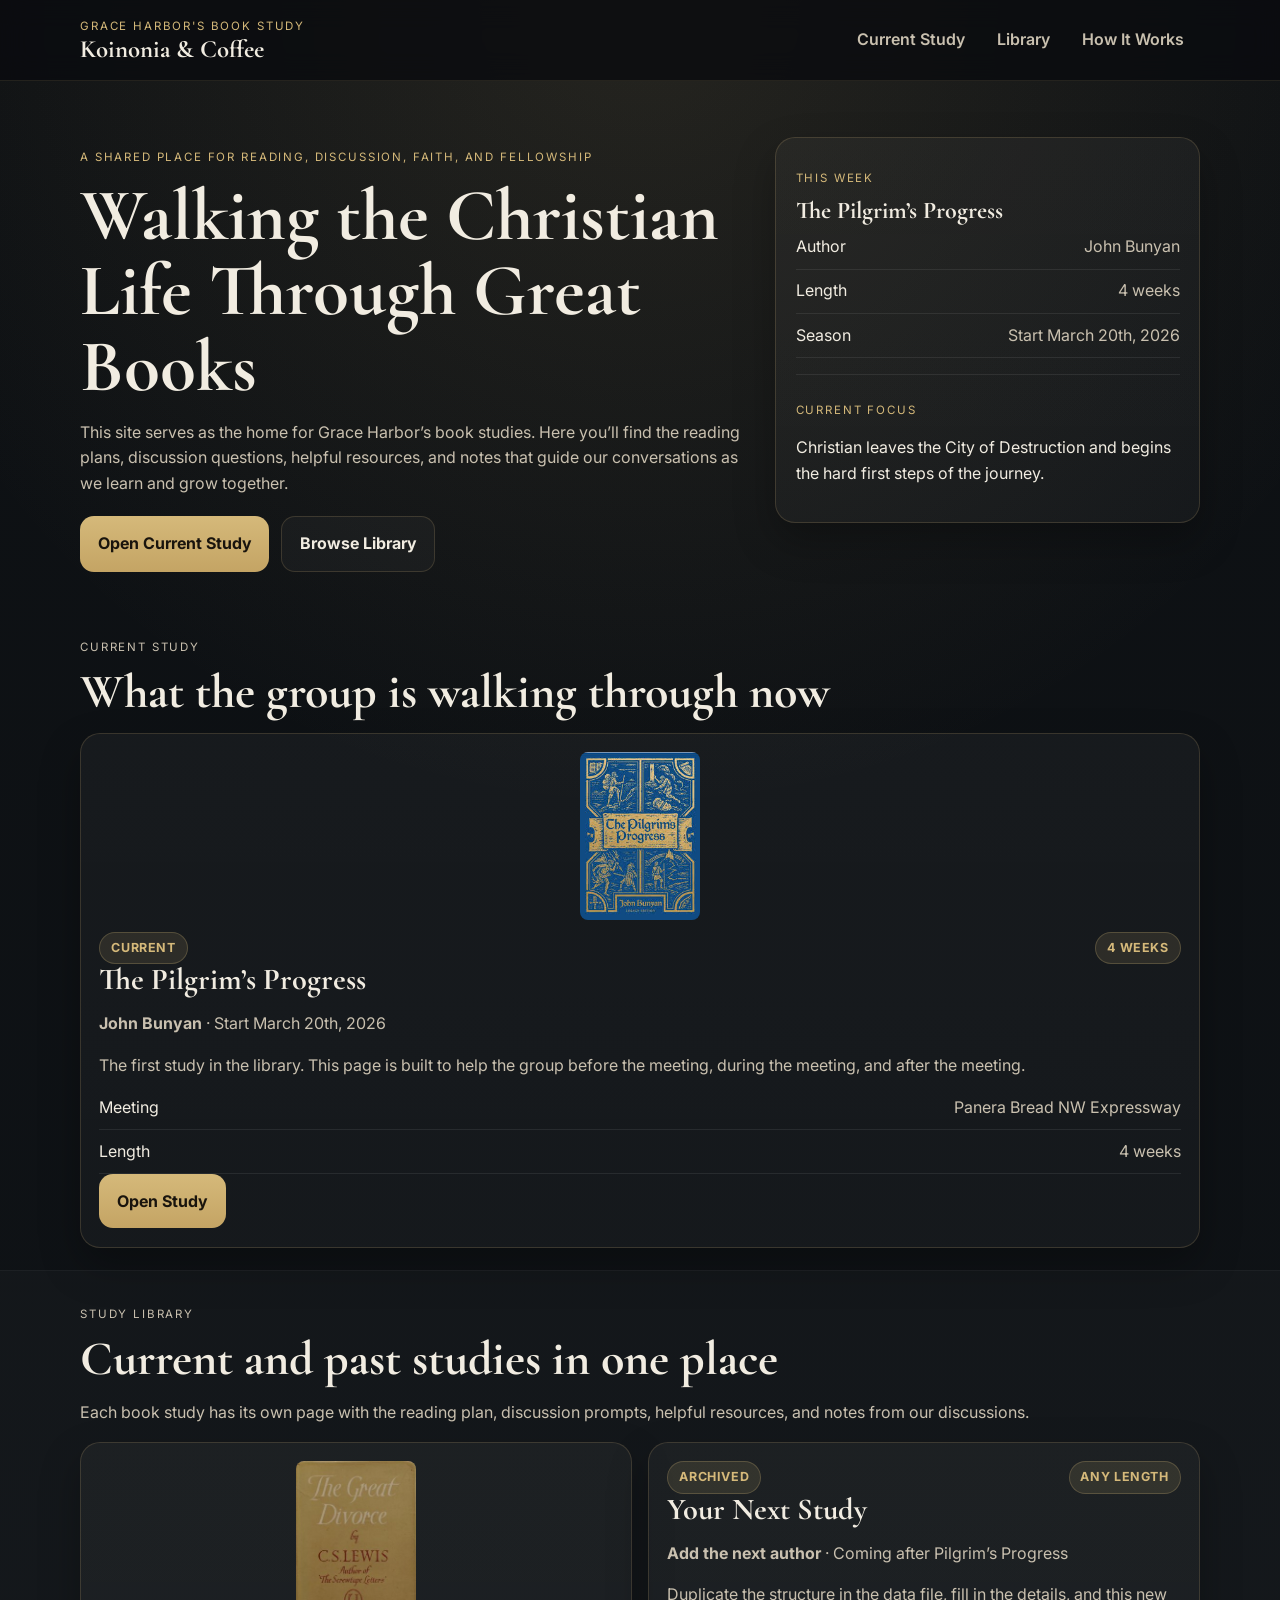
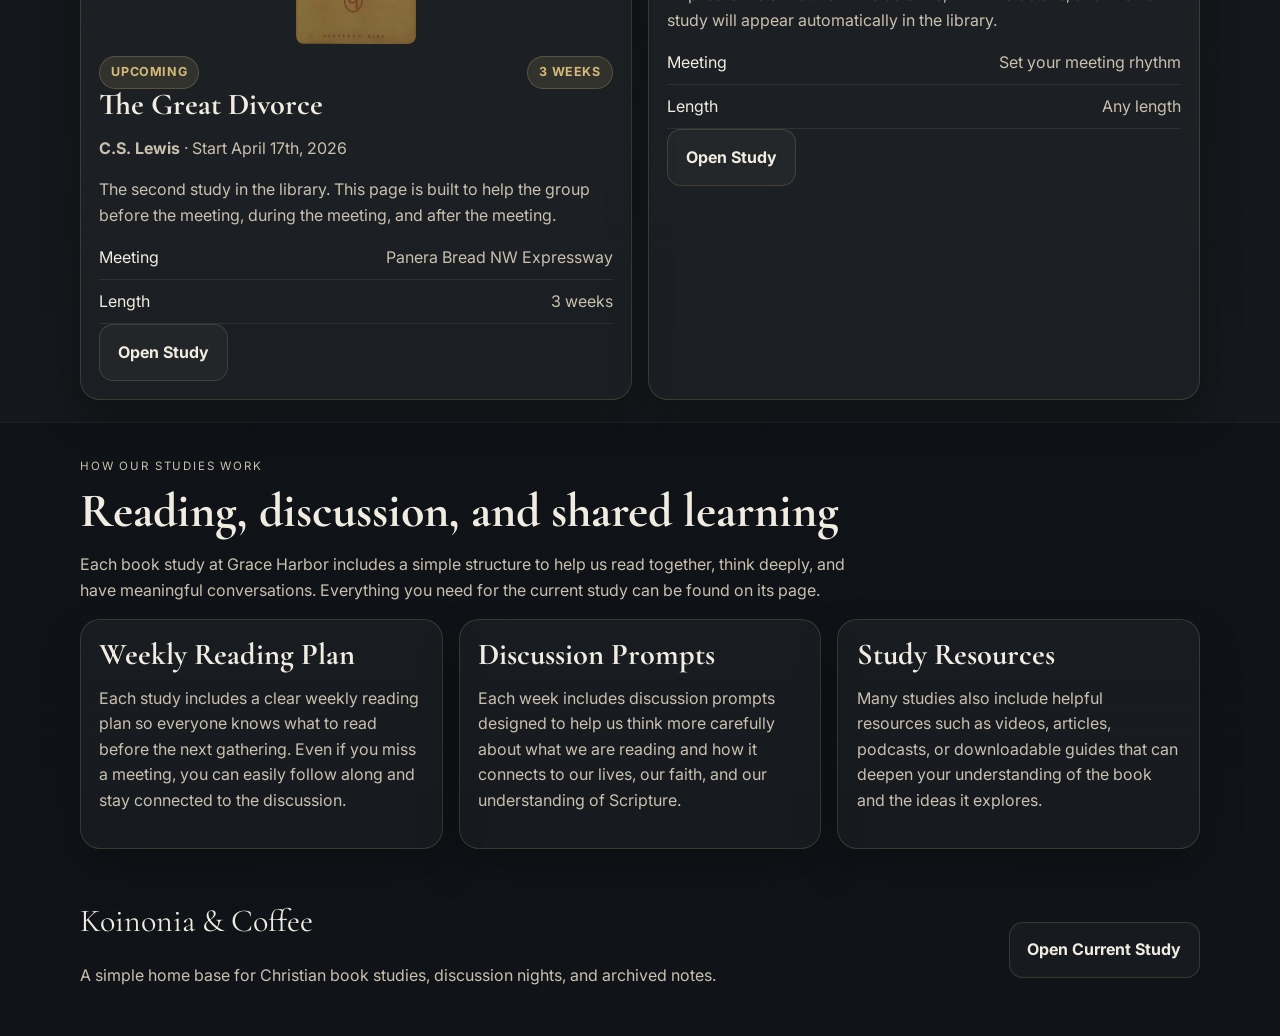
<file: book-study-hub/index.html>
<!DOCTYPE html>
<html lang="en">
<head>
  <meta charset="UTF-8" />
  <meta name="viewport" content="width=device-width, initial-scale=1.0" />
  <title>Koinonia & Coffee | Grace Harbor's Book Study</title>
  <link rel="preconnect" href="https://fonts.googleapis.com">
  <link rel="preconnect" href="https://fonts.gstatic.com" crossorigin>
  <link href="https://fonts.googleapis.com/css2?family=Cormorant+Garamond:wght@500;600;700&family=Inter:wght@400;500;600;700&display=swap" rel="stylesheet">
  <link rel="stylesheet" href="styles.css" />
</head>
<body data-page="home">
  <header class="site-header">
    <div class="container header-inner">
      <a class="brand" href="index.html">
        <span class="brand-kicker" id="brandKicker"></span>
        <span class="brand-title" id="siteTitle"></span>
      </a>
      <button class="menu-toggle" id="menuToggle" aria-expanded="false" aria-controls="siteNav">Menu</button>
      <nav class="site-nav" id="siteNav">
        <a href="#current-study">Current Study</a>
        <a href="#study-library">Library</a>
        <a href="#how-it-works">How It Works</a>
      </nav>
    </div>
  </header>

  <main>
    <section class="hero">
      <div class="container hero-grid">
        <div>
          <p class="eyebrow" id="heroEyebrow"></p>
          <h1 id="heroTitle"></h1>
          <p class="hero-copy" id="heroCopy"></p>
          <div class="hero-actions">
            <a class="button button-primary" id="heroCurrentLink" href="#">Open Current Study</a>
            <a class="button button-secondary" href="#study-library">Browse Library</a>
          </div>
        </div>
        <aside class="hero-panel">
          <p class="panel-label">This Week</p>
          <h2 id="heroCurrentStudy"></h2>
          <ul class="meta-list" id="heroMeta"></ul>
          <div class="panel-block">
            <p class="panel-heading">Current Focus</p>
            <p id="heroFocus"></p>
          </div>
        </aside>
      </div>
    </section>

    <section class="section" id="current-study">
      <div class="container">
        <div class="section-heading">
          <p class="eyebrow">Current study</p>
          <h2>What the group is walking through now</h2>
        </div>
        <div id="currentStudyCard"></div>
      </div>
    </section>

    <section class="section section-alt" id="study-library">
      <div class="container">
        <div class="section-heading">
          <p class="eyebrow">Study library</p>
          <h2>Current and past studies in one place</h2>
          <p>Each book study has its own page with the reading plan, discussion prompts, helpful resources, and notes from our discussions.</p>
        </div>
        <div class="card-grid" id="studyLibrary"></div>
      </div>
    </section>

    <section class="section" id="how-it-works">
  <div class="container">
    <div class="section-heading narrow">
      <p class="eyebrow">How our studies work</p>
      <h2>Reading, discussion, and shared learning</h2>
      <p>
        Each book study at Grace Harbor includes a simple structure to help us
        read together, think deeply, and have meaningful conversations.
        Everything you need for the current study can be found on its page.
      </p>
    </div>

    <div class="three-up">

      <article class="info-card">
        <h3>Weekly Reading Plan</h3>
        <p>
          Each study includes a clear weekly reading plan so everyone knows
          what to read before the next gathering. Even if you miss a meeting,
          you can easily follow along and stay connected to the discussion.
        </p>
      </article>

      <article class="info-card">
        <h3>Discussion Prompts</h3>
        <p>
          Each week includes discussion prompts designed to help us think more
          carefully about what we are reading and how it connects to our lives,
          our faith, and our understanding of Scripture.
        </p>
      </article>

      <article class="info-card">
        <h3>Study Resources</h3>
        <p>
          Many studies also include helpful resources such as videos, articles,
          podcasts, or downloadable guides that can deepen your understanding
          of the book and the ideas it explores.
        </p>
      </article>

    </div>
  </div>
</section>
  </main>

  <footer class="site-footer">
    <div class="container footer-inner">
      <div>
        <p class="footer-title" id="footerTitle"></p>
        <p class="footer-copy" id="footerCopy"></p>
      </div>
      <a class="button button-secondary footer-button" id="footerCurrentLink" href="#">Open Current Study</a>
    </div>
  </footer>

  <script src="studies-data.js"></script>
  <script src="app.js"></script>
</body>
</html>
</file>
<file: book-study-hub/styles.css>
:root {
  --bg: #0f1215;
  --bg-elevated: #151a1f;
  --bg-soft: #1b2229;
  --surface: rgba(255,255,255,0.04);
  --border: rgba(213, 185, 122, 0.18);
  --text: #f1ece1;
  --muted: #c9c0af;
  --gold: #d5b97a;
  --gold-deep: #a98c52;
  --shadow: 0 18px 40px rgba(0,0,0,.28);
  --radius: 20px;
  --radius-sm: 14px;
  --max: 1120px;
}

* { box-sizing: border-box; }
html { scroll-behavior: smooth; }
body {
  margin: 0;
  background:
    radial-gradient(circle at top, rgba(213,185,122,0.12), transparent 30%),
    linear-gradient(180deg, #0d1013 0%, #101418 100%);
  color: var(--text);
  font-family: "Inter", system-ui, sans-serif;
  line-height: 1.6;
}

a { color: inherit; text-decoration: none; }
img { max-width: 100%; display: block; }
code {
  background: rgba(255,255,255,0.06);
  padding: .12rem .38rem;
  border-radius: 8px;
  font-size: .92em;
}
.container {
  width: min(calc(100% - 1.4rem), var(--max));
  margin: 0 auto;
}
.site-header {
  position: sticky;
  top: 0;
  z-index: 30;
  backdrop-filter: blur(14px);
  background: rgba(10, 12, 15, 0.82);
  border-bottom: 1px solid rgba(213,185,122,0.12);
}
.header-inner {
  display: flex;
  align-items: center;
  justify-content: space-between;
  gap: 1rem;
  padding: .85rem 0;
}
.brand {
  display: flex;
  flex-direction: column;
  gap: .1rem;
  min-width: 0;
}
.brand-kicker, .eyebrow, .panel-label, .panel-heading {
  text-transform: uppercase;
  letter-spacing: .16em;
  font-size: .72rem;
  color: var(--gold);
}
.brand-title, h1, h2, h3 {
  font-family: "Cormorant Garamond", Georgia, serif;
  line-height: 1.02;
  margin: 0;
}
.brand-title {
  font-size: 1.55rem;
  font-weight: 700;
}
.site-nav {
  display: none;
  flex-direction: column;
  position: absolute;
  top: 100%;
  left: .7rem;
  right: .7rem;
  padding: .7rem;
  border-radius: 16px;
  background: rgba(19, 24, 29, 0.98);
  border: 1px solid var(--border);
  box-shadow: var(--shadow);
}
.site-nav.is-open { display: flex; }
.site-nav a {
  padding: .85rem 1rem;
  border-radius: 12px;
  font-weight: 600;
  color: var(--muted);
}
.site-nav a:hover,
.site-nav a:focus-visible {
  background: rgba(255,255,255,0.05);
  color: var(--text);
}
.menu-toggle {
  appearance: none;
  border: 1px solid var(--border);
  background: var(--surface);
  color: var(--text);
  font: inherit;
  font-weight: 600;
  padding: .72rem .95rem;
  border-radius: 12px;
}
.hero {
  padding: 2.25rem 0 1.25rem;
}
.hero-grid {
  display: grid;
  gap: 1rem;
}
.hero h1 {
  font-size: clamp(2.3rem, 8vw, 4.6rem);
  margin-top: .35rem;
  margin-bottom: .85rem;
}
.hero-copy {
  color: var(--muted);
  font-size: 1rem;
  max-width: 52rem;
}
.hero-actions {
  display: grid;
  gap: .75rem;
  margin-top: 1.2rem;
}
.button {
  display: inline-flex;
  justify-content: center;
  align-items: center;
  min-height: 50px;
  border-radius: 14px;
  padding: .9rem 1.1rem;
  font-weight: 700;
  transition: .2s ease;
}
.button-primary {
  background: linear-gradient(180deg, var(--gold) 0%, #c4a464 100%);
  color: #19140d;
}
.button-primary:hover { transform: translateY(-1px); }
.button-secondary {
  border: 1px solid var(--border);
  background: rgba(255,255,255,.03);
}
.hero-panel,
.study-card,
.info-card,
.content-card,
.week-card,
.resource-item {
  background: linear-gradient(180deg, rgba(255,255,255,.04), rgba(255,255,255,.03));
  border: 1px solid var(--border);
  border-radius: var(--radius);
  box-shadow: var(--shadow);
}
.hero-panel {
  padding: 1.2rem;
}
.meta-list {
  display: grid;
  gap: .55rem;
  padding: 0;
  margin: .7rem 0 0;
  list-style: none;
}
.meta-list li {
  display: flex;
  justify-content: space-between;
  gap: 1rem;
  padding-bottom: .55rem;
  border-bottom: 1px solid rgba(255,255,255,0.08);
}
.meta-list li span:last-child { color: var(--muted); text-align: right; }
.panel-block {
  margin-top: 1rem;
  padding-top: .9rem;
  border-top: 1px solid rgba(255,255,255,0.08);
}
.section {
  padding: 1.4rem 0;
}
.section-alt {
  background: rgba(255,255,255,0.02);
  border-top: 1px solid rgba(255,255,255,0.04);
  border-bottom: 1px solid rgba(255,255,255,0.04);
}
.section-heading {
  margin-bottom: 1rem;
}
.section-heading h2 {
  font-size: clamp(2rem, 5vw, 3rem);
  margin: .25rem 0 .35rem;
}
.section-heading p,
.footer-copy,
.content-card p,
.info-card p,
.study-card p,
.resource-item p { color: var(--muted); }
.narrow { max-width: 48rem; }
.card-grid,
.three-up,
.two-col,
.stack-list,
.resource-list {
  display: grid;
  gap: 1rem;
}
.study-card,
.info-card,
.content-card,
.week-card,
.resource-item {
  padding: 1.15rem;
}
.study-card-header,
.study-card-footer,
.resource-head {
  display: flex;
  align-items: center;
  justify-content: space-between;
  gap: .7rem;
  flex-wrap: wrap;
}
.study-card h3,
.info-card h3,
.content-card h2,
.week-card h3 {
  font-size: 1.9rem;
  margin-bottom: .45rem;
}
.status-pill,
.length-pill,
.library-pill,
.inline-pill {
  display: inline-flex;
  align-items: center;
  justify-content: center;
  padding: .34rem .68rem;
  border-radius: 999px;
  background: rgba(213,185,122,0.12);
  border: 1px solid rgba(213,185,122,0.24);
  color: var(--gold);
  font-size: .78rem;
  letter-spacing: .05em;
  text-transform: uppercase;
  font-weight: 700;
}
.tag-list,
.clean-list,
.question-list {
  display: grid;
  gap: .65rem;
  padding-left: 1.1rem;
  margin: .8rem 0 0;
}
.tag-list {
  list-style: none;
  padding: 0;
  grid-template-columns: repeat(auto-fit, minmax(130px, 1fr));
}
.tag-list li {
  padding: .8rem .9rem;
  border-radius: 12px;
  background: rgba(255,255,255,0.04);
  border: 1px solid rgba(255,255,255,0.06);
}
.week-card {
  display: grid;
  gap: .9rem;
}
.week-meta {
  display: flex;
  gap: .5rem;
  flex-wrap: wrap;
}
.week-grid {
  display: grid;
  gap: .95rem;
}
.sub-card {
  padding: .9rem;
  border-radius: 14px;
  background: rgba(255,255,255,0.03);
  border: 1px solid rgba(255,255,255,0.06);
}
.sub-card h4 {
  margin: 0 0 .45rem;
  font-size: 1rem;
  letter-spacing: .04em;
  text-transform: uppercase;
  color: var(--gold);
}
.resource-list { gap: .8rem; }
.resource-item a {
  color: var(--gold);
  font-weight: 700;
}
.resource-item small { color: var(--muted); }
.site-footer {
  padding: 1.5rem 0 2rem;
}
.footer-inner {
  display: grid;
  gap: 1rem;
  align-items: center;
}
.footer-title {
  font-family: "Cormorant Garamond", Georgia, serif;
  font-size: 2rem;
  margin: 0 0 .35rem;
}
.footer-button { width: 100%; }
.empty-state {
  padding: 1rem;
  border: 1px dashed rgba(255,255,255,0.15);
  border-radius: 14px;
  color: var(--muted);
}

@media (min-width: 760px) {
  .menu-toggle { display: none; }
  .site-nav {
    display: flex;
    position: static;
    flex-direction: row;
    padding: 0;
    border: 0;
    background: transparent;
    box-shadow: none;
  }
  .hero {
    padding: 3.5rem 0 2rem;
  }
  .hero-grid,
  .two-col {
    grid-template-columns: 1.4fr .95fr;
    align-items: start;
  }
  .card-grid {
    grid-template-columns: repeat(2, minmax(0, 1fr));
  }
  .three-up {
    grid-template-columns: repeat(3, minmax(0, 1fr));
  }
  .footer-inner {
    grid-template-columns: 1fr auto;
  }
  .footer-button { width: auto; }
  .hero-actions {
    display: flex;
    flex-wrap: wrap;
  }
}

@media (min-width: 980px) {
  .hero-grid {
    grid-template-columns: 1.2fr .75fr;
  }
  .stack-list { gap: 1.15rem; }
  .week-grid {
    grid-template-columns: repeat(2, minmax(0, 1fr));
  }
}

.resource-thumb {
  width: 100%;
  border-radius: 8px;
  margin-bottom: 10px;
}

.study-thumb {
  width: 100%;
  max-width: 140px;
  border-radius: 6px;
  margin-bottom: 10px;
}

.study-thumb {
  width: 120px;
  display: block;
  margin: 0 auto 12px auto;
  border-radius: 8px;
}

.study-page-thumb {
  width: 120px;
  display: block;
  margin: 0 auto 16px auto;
  border-radius: 8px;
}

.study-page-thumb {
  width: 120px;
  display: block;
  margin: 0 auto 16px auto;
  border-radius: 8px;
  box-shadow: 0 6px 18px rgba(0,0,0,0.25);
}

.week-toggle {
  width: 100%;
  background: transparent;
  border: 0;
  color: inherit;
  text-align: left;
  padding: 0;
  cursor: pointer;
}

.week-toggle-top {
  display: flex;
  justify-content: space-between;
  align-items: center;
  gap: 12px;
  margin-bottom: 10px;
}

.week-toggle-text h3 {
  margin-bottom: 8px;
}

.week-toggle-text p {
  margin: 0;
}

.week-toggle-icon {
  font-size: 1.5rem;
  line-height: 1;
  font-weight: 600;
}

.week-content {
  margin-top: 16px;
}

.handout-link {
  margin-top: 1rem;
  text-align: center;
}

.handout-link .button {
  display: inline-block;
}
</file>
